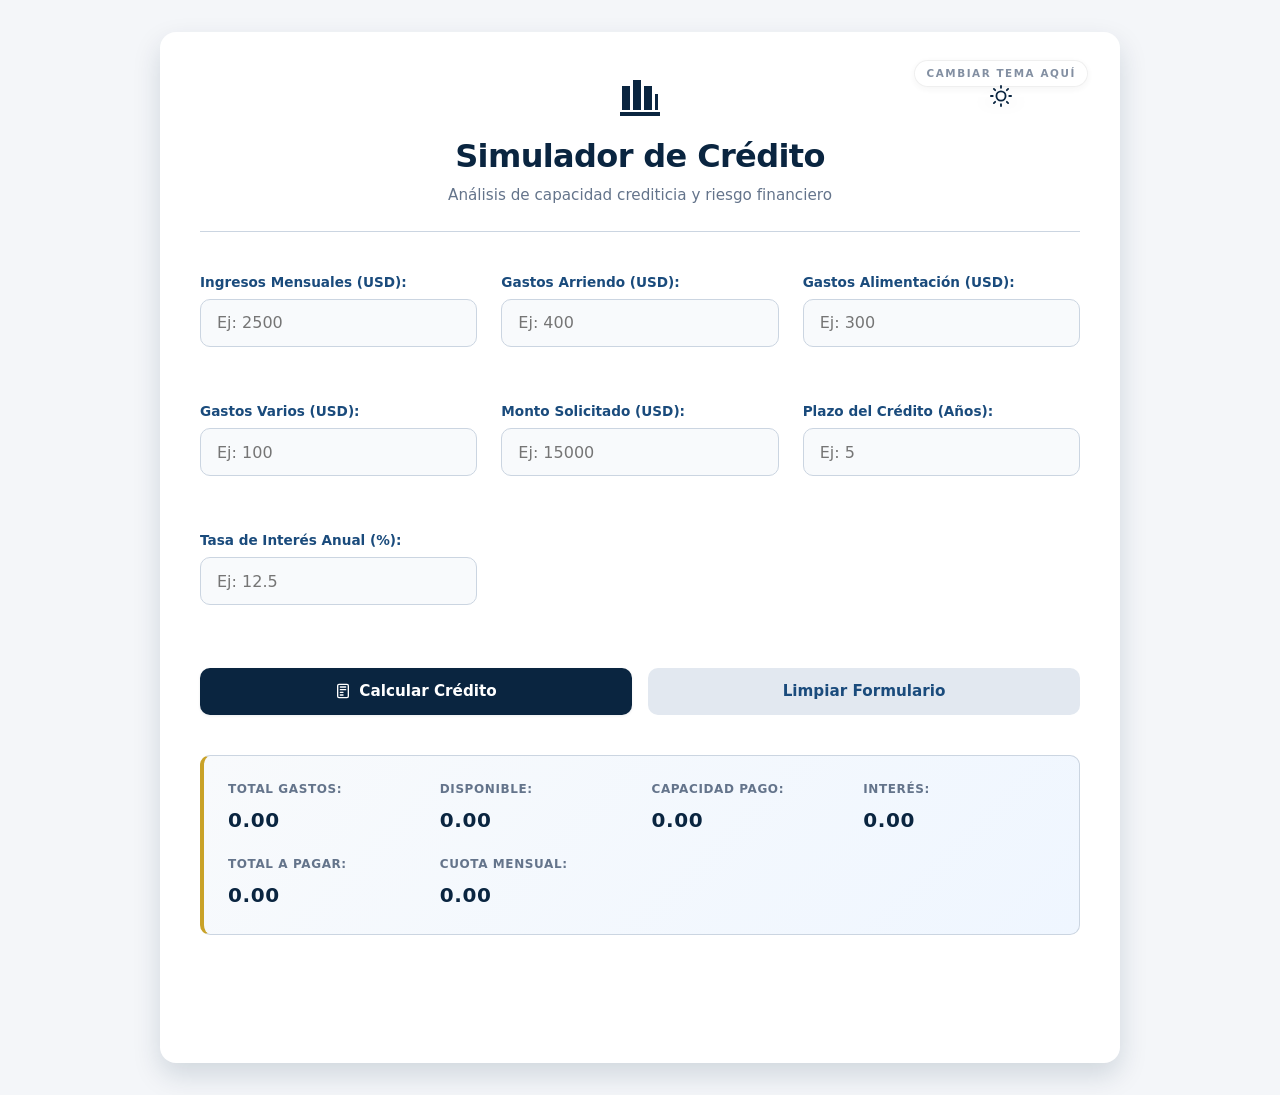
<file: index.html>
<!DOCTYPE html>
<html lang="es">
<head>
    <meta charset="UTF-8">
    <meta name="viewport" content="width=device-width, initial-scale=1.0">
    <meta name="description" content="Simulador de Crédito Corporativo - Análisis de capacidad crediticia y riesgo financiero">
    <title>Simulador de Crédito | Banca Corporativa</title>
    <link rel="stylesheet" href="simulador.css">
</head>
<body>

    <main class="container">

        <!-- THEME TOGGLE BUTTON -->
        <!-- THEME TOGGLE CONTAINER -->
        <div class="theme-toggle-wrapper">
            <span class="theme-toggle-label" aria-hidden="true">CAMBIAR TEMA AQUÍ</span>
            <button id="btn-theme-toggle" class="theme-toggle-btn" type="button" aria-label="Cambiar tema" title="Alternar modo claro/oscuro">
                <svg class="icon-sun" viewBox="0 0 24 24" fill="none" stroke="currentColor" stroke-width="2" stroke-linecap="round" stroke-linejoin="round">
                    <circle cx="12" cy="12" r="5"></circle>
                    <line x1="12" y1="1" x2="12" y2="3"></line><line x1="12" y1="21" x2="12" y2="23"></line>
                    <line x1="4.22" y1="4.22" x2="5.64" y2="5.64"></line><line x1="18.36" y1="18.36" x2="19.78" y2="19.78"></line>
                    <line x1="1" y1="12" x2="3" y2="12"></line><line x1="21" y1="12" x2="23" y2="12"></line>
                    <line x1="4.22" y1="19.78" x2="5.64" y2="18.36"></line><line x1="18.36" y1="5.64" x2="19.78" y2="4.22"></line>
                </svg>
                <svg class="icon-moon" viewBox="0 0 24 24" fill="none" stroke="currentColor" stroke-width="2" stroke-linecap="round" stroke-linejoin="round">
                    <path d="M21 12.79A9 9 0 1 1 11.21 3 7 7 0 0 0 21 12.79z"></path>
                </svg>
            </button>
        </div>

        <!-- HEADER CON IDENTIDAD CORPORATIVA -->
        <header>
            <div class="brand-header">
                <!-- Logo SVG Inline (Optimizado y accesible) -->
                <svg class="bank-logo" viewBox="0 0 48 48" fill="none" xmlns="http://www.w3.org/2000/svg" aria-label="Logo NovaBank Corp" role="img">
                    <path d="M4 40H44V44H4V40Z" fill="currentColor"/>
                    <path d="M6 38H14V14H6V38Z" fill="currentColor"/>
                    <path d="M17 38H25V8H17V38Z" fill="currentColor"/>
                    <path d="M28 38H36V14H28V38Z" fill="currentColor"/>
                    <path d="M39 38H42V22H39V38Z" fill="currentColor"/>
                </svg>
                <div>
                    <h1>Simulador de Crédito</h1>
                    <p>Análisis de capacidad crediticia y riesgo financiero</p>
                </div>
            </div>
        </header>

        <!-- FORMULARIO DE SIMULACIÓN -->
        <form id="formSimulador" onsubmit="return false;" aria-label="Formulario de simulación crediticia">
            <div class="formulario-grid">
                <!-- Ingresos -->
                <div class="campo">
                    <label for="txtIngresos">Ingresos Mensuales (USD):</label>
                    <input type="number" id="txtIngresos" placeholder="Ej: 2500" min="460" max="50000" step="0.01" autocomplete="off">
                    <span class="hint-text">Rango: $460 - $50,000</span>
                    <span id="errIngresos" class="msg-error" aria-live="polite"></span>
                </div>

                <div class="campo">
                    <label for="txtArriendo">Gastos Arriendo (USD):</label>
                    <input type="number" id="txtArriendo" placeholder="Ej: 400" min="0" step="0.01" autocomplete="off">
                    <span id="errArriendo" class="msg-error" aria-live="polite"></span>
                </div>

                <div class="campo">
                    <label for="txtAlimentacion">Gastos Alimentación (USD):</label>
                    <input type="number" id="txtAlimentacion" placeholder="Ej: 300" min="0" step="0.01" autocomplete="off">
                    <span id="errAlimentacion" class="msg-error" aria-live="polite"></span>
                </div>

                <div class="campo">
                    <label for="txtVarios">Gastos Varios (USD):</label>
                    <input type="number" id="txtVarios" placeholder="Ej: 100" min="0" step="0.01" autocomplete="off">
                    <span id="errVarios" class="msg-error" aria-live="polite"></span>
                </div>

                <!-- Monto Solicitado -->
                <div class="campo">
                    <label for="txtMonto">Monto Solicitado (USD):</label>
                    <input type="number" id="txtMonto" placeholder="Ej: 15000" min="500" max="100000" step="0.01" autocomplete="off">
                    <span class="hint-text">Rango: $500 - $100,000</span>
                    <span id="errMonto" class="msg-error" aria-live="polite"></span>
                </div>

                <!-- Plazo -->
                <div class="campo">
                    <label for="txtPlazo">Plazo del Crédito (Años):</label>
                    <input type="number" id="txtPlazo" placeholder="Ej: 5" min="1" max="40" step="1" autocomplete="off">
                    <span class="hint-text">Rango: 1 - 40 años</span>
                    <span id="errPlazo" class="msg-error" aria-live="polite"></span>
                </div>

                <!-- Tasa de Interés -->
                <div class="campo">
                    <label for="txtTasaInteres">Tasa de Interés Anual (%):</label>
                    <input type="number" id="txtTasaInteres" placeholder="Ej: 12.5" min="1" max="100" step="0.01" autocomplete="off">
                    <span class="hint-text">Rango: 1% - 100%</span>
                    <span id="errTasa" class="msg-error" aria-live="polite"></span>
                </div>
            </div>

            <!-- BOTONES DE ACCIÓN -->
            <div class="acciones">
                <button type="button" class="btn-calcular" onclick="calcular()">
                    <svg width="16" height="16" viewBox="0 0 24 24" fill="none" stroke="currentColor" stroke-width="2" stroke-linecap="round" stroke-linejoin="round"><rect x="4" y="2" width="16" height="20" rx="2"/><line x1="8" y1="6" x2="16" y2="6"/><line x1="8" y1="10" x2="16" y2="10"/><line x1="8" y1="14" x2="12" y2="14"/><line x1="8" y1="18" x2="12" y2="18"/></svg>
                    Calcular Crédito
                </button>
                <button type="button" class="btn-limpiar" onclick="limpiar()">Limpiar Formulario</button>
            </div>
        </form>

        <!-- SECCIÓN DE RESULTADOS -->
        <section class="resultados-section" aria-label="Resultados de la simulación">

            <div class="resultado-item">Total Gastos: <span id="IblTotalGastos">0.00</span></div>

            <div class="resultado-item">Disponible: <span id="IblDisponibleValor">0.00</span></div>
            <div class="resultado-item">Capacidad Pago: <span id="IblCapacidadValor">0.00</span></div>
            <div class="resultado-item">Interés: <span id="IblinteresValor">0.00</span></div>
            <div class="resultado-item">Total a Pagar: <span id="IblTotalValor">0.00</span></div>
            <div class="resultado-item">Cuota Mensual: <span id="IblCuotaValor">0.00</span></div>
        </section>

        <!-- ESTADO DE APROBACIÓN -->
        <div id="IblEstadoCredito" aria-live="assertive"></div>
    </main>

    <!-- SCRIPTS DE LÓGICA -->
    <script src="funciones.js"></script>
    <script src="simulador.js"></script>
</body>
</html>
</file>
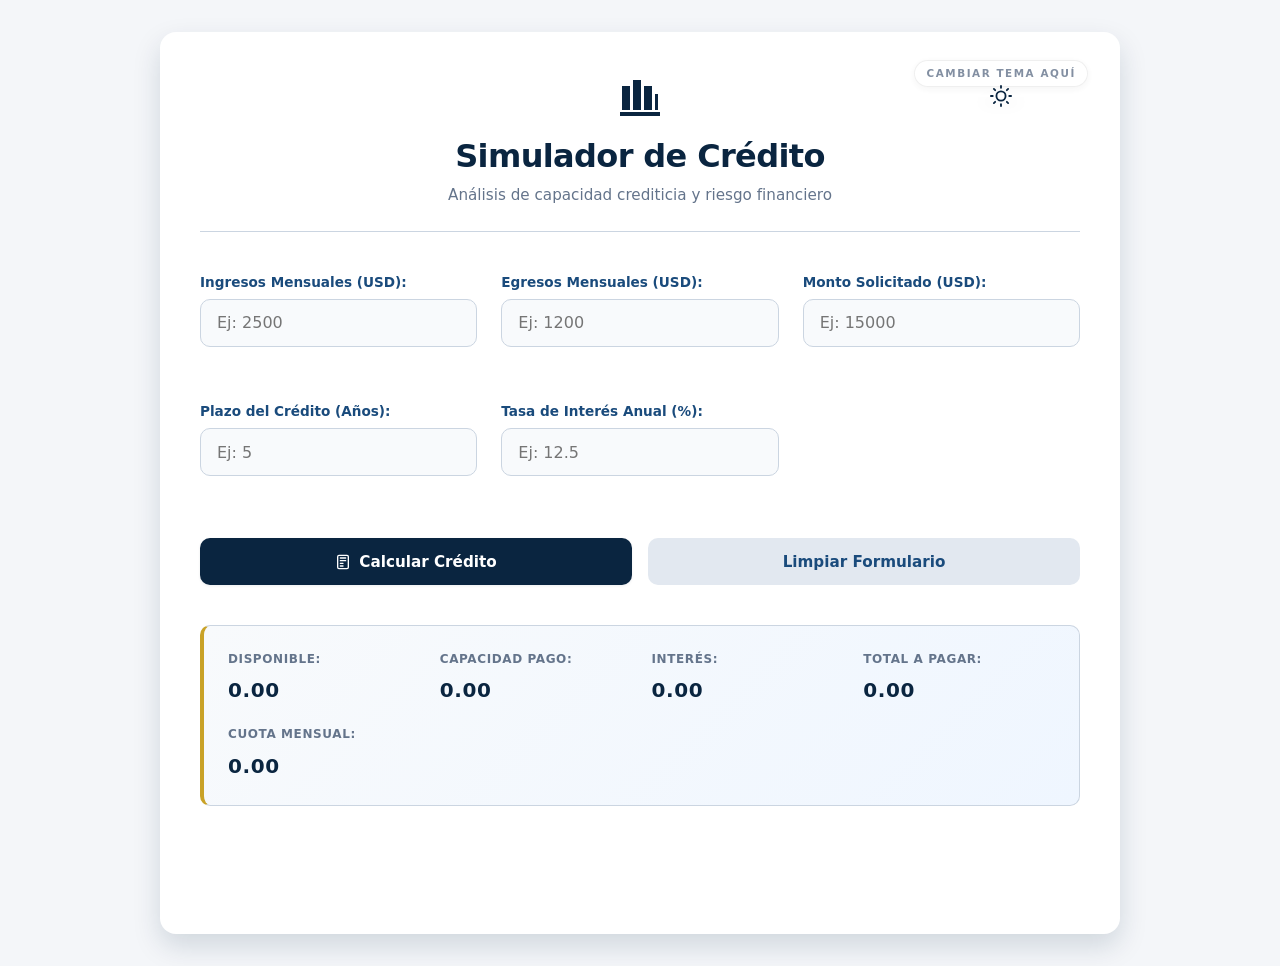
<file: simulador.html>
<!DOCTYPE html>
<html lang="es">
<head>
    <meta charset="UTF-8">
    <meta name="viewport" content="width=device-width, initial-scale=1.0">
    <meta name="description" content="Simulador de Crédito Corporativo - Análisis de capacidad crediticia y riesgo financiero">
    <title>Simulador de Crédito | Banca Corporativa</title>
    <link rel="stylesheet" href="simulador.css">
</head>
<body>

    <main class="container">

        <!-- THEME TOGGLE BUTTON -->
        <!-- THEME TOGGLE CONTAINER -->
        <div class="theme-toggle-wrapper">
            <span class="theme-toggle-label" aria-hidden="true">CAMBIAR TEMA AQUÍ</span>
            <button id="btn-theme-toggle" class="theme-toggle-btn" type="button" aria-label="Cambiar tema" title="Alternar modo claro/oscuro">
                <svg class="icon-sun" viewBox="0 0 24 24" fill="none" stroke="currentColor" stroke-width="2" stroke-linecap="round" stroke-linejoin="round">
                    <circle cx="12" cy="12" r="5"></circle>
                    <line x1="12" y1="1" x2="12" y2="3"></line><line x1="12" y1="21" x2="12" y2="23"></line>
                    <line x1="4.22" y1="4.22" x2="5.64" y2="5.64"></line><line x1="18.36" y1="18.36" x2="19.78" y2="19.78"></line>
                    <line x1="1" y1="12" x2="3" y2="12"></line><line x1="21" y1="12" x2="23" y2="12"></line>
                    <line x1="4.22" y1="19.78" x2="5.64" y2="18.36"></line><line x1="18.36" y1="5.64" x2="19.78" y2="4.22"></line>
                </svg>
                <svg class="icon-moon" viewBox="0 0 24 24" fill="none" stroke="currentColor" stroke-width="2" stroke-linecap="round" stroke-linejoin="round">
                    <path d="M21 12.79A9 9 0 1 1 11.21 3 7 7 0 0 0 21 12.79z"></path>
                </svg>
            </button>
        </div>

        <!-- HEADER CON IDENTIDAD CORPORATIVA -->
        <header>
            <div class="brand-header">
                <!-- Logo SVG Inline (Optimizado y accesible) -->
                <svg class="bank-logo" viewBox="0 0 48 48" fill="none" xmlns="http://www.w3.org/2000/svg" aria-label="Logo NovaBank Corp" role="img">
                    <path d="M4 40H44V44H4V40Z" fill="currentColor"/>
                    <path d="M6 38H14V14H6V38Z" fill="currentColor"/>
                    <path d="M17 38H25V8H17V38Z" fill="currentColor"/>
                    <path d="M28 38H36V14H28V38Z" fill="currentColor"/>
                    <path d="M39 38H42V22H39V38Z" fill="currentColor"/>
                </svg>
                <div>
                    <h1>Simulador de Crédito</h1>
                    <p>Análisis de capacidad crediticia y riesgo financiero</p>
                </div>
            </div>
        </header>

        <!-- FORMULARIO DE SIMULACIÓN -->
        <form id="formSimulador" onsubmit="return false;" aria-label="Formulario de simulación crediticia">
            <div class="formulario-grid">
                <!-- Ingresos -->
                <div class="campo">
                    <label for="txtIngresos">Ingresos Mensuales (USD):</label>
                    <input type="number" id="txtIngresos" placeholder="Ej: 2500" min="460" max="50000" step="0.01" autocomplete="off">
                    <span class="hint-text">Rango: $460 - $50,000</span>
                    <span id="errIngresos" class="msg-error" aria-live="polite"></span>
                </div>

                <!-- Egresos -->
                <div class="campo">
                    <label for="txtEgresos">Egresos Mensuales (USD):</label>
                    <input type="number" id="txtEgresos" placeholder="Ej: 1200" min="0" step="0.01" autocomplete="off">
                    <span class="hint-text">No debe superar sus ingresos</span>
                    <span id="errEgresos" class="msg-error" aria-live="polite"></span>
                </div>

                <!-- Monto Solicitado -->
                <div class="campo">
                    <label for="txtMonto">Monto Solicitado (USD):</label>
                    <input type="number" id="txtMonto" placeholder="Ej: 15000" min="500" max="100000" step="0.01" autocomplete="off">
                    <span class="hint-text">Rango: $500 - $100,000</span>
                    <span id="errMonto" class="msg-error" aria-live="polite"></span>
                </div>

                <!-- Plazo -->
                <div class="campo">
                    <label for="txtPlazo">Plazo del Crédito (Años):</label>
                    <input type="number" id="txtPlazo" placeholder="Ej: 5" min="1" max="40" step="1" autocomplete="off">
                    <span class="hint-text">Rango: 1 - 40 años</span>
                    <span id="errPlazo" class="msg-error" aria-live="polite"></span>
                </div>

                <!-- Tasa de Interés -->
                <div class="campo">
                    <label for="txtTasaInteres">Tasa de Interés Anual (%):</label>
                    <input type="number" id="txtTasaInteres" placeholder="Ej: 12.5" min="1" max="100" step="0.01" autocomplete="off">
                    <span class="hint-text">Rango: 1% - 100%</span>
                    <span id="errTasa" class="msg-error" aria-live="polite"></span>
                </div>
            </div>

            <!-- BOTONES DE ACCIÓN -->
            <div class="acciones">
                <button type="button" class="btn-calcular" onclick="calcular()">
                    <svg width="16" height="16" viewBox="0 0 24 24" fill="none" stroke="currentColor" stroke-width="2" stroke-linecap="round" stroke-linejoin="round"><rect x="4" y="2" width="16" height="20" rx="2"/><line x1="8" y1="6" x2="16" y2="6"/><line x1="8" y1="10" x2="16" y2="10"/><line x1="8" y1="14" x2="12" y2="14"/><line x1="8" y1="18" x2="12" y2="18"/></svg>
                    Calcular Crédito
                </button>
                <button type="button" class="btn-limpiar" onclick="limpiar()">Limpiar Formulario</button>
            </div>
        </form>

        <!-- SECCIÓN DE RESULTADOS -->
        <section class="resultados-section" aria-label="Resultados de la simulación">
            <div class="resultado-item">Disponible: <span id="IblDisponibleValor">0.00</span></div>
            <div class="resultado-item">Capacidad Pago: <span id="IblCapacidadValor">0.00</span></div>
            <div class="resultado-item">Interés: <span id="IblinteresValor">0.00</span></div>
            <div class="resultado-item">Total a Pagar: <span id="IblTotalValor">0.00</span></div>
            <div class="resultado-item">Cuota Mensual: <span id="IblCuotaValor">0.00</span></div>
        </section>

        <!-- ESTADO DE APROBACIÓN -->
        <div id="IblEstadoCredito" aria-live="assertive"></div>
    </main>

    <!-- SCRIPTS DE LÓGICA -->
    <script src="funciones.js"></script>
    <script src="simulador.js"></script>
</body>
</html>
</file>
<file: simulador.css>
/* =========================================
   NOVABANK CORP - DESIGN SYSTEM
   Paleta Institucional & Variables Base
   ========================================= */
:root {
  /* Colores Corporativos */
  --nb-primary: #0A2540;
  --nb-primary-hover: #06182A;
  --nb-secondary: #1A4B7C;
  --nb-accent: #C9A227; /* Dorado institucional para acentos */
  
  /* Superficies & Fondos */
  --nb-bg: #F4F6F9;
  --nb-surface: #FFFFFF;
  --nb-surface-hover: #F8FAFC;
  --nb-border: #CBD5E1;
  
  /* Tipografía */
  --nb-text: #1E293B;
  --nb-text-muted: #64748B;
  --font-sans: system-ui, -apple-system, "Segoe UI", Roboto, "Helvetica Neue", Arial, sans-serif;

  /* Estados */
  --nb-success: #059669;
  --nb-success-bg: #ECFDF5;
  --nb-error: #DC2626;
  --nb-error-bg: #FEF2F2;

  /* Espaciado & UI */
  --radius-sm: 6px;
  --radius-md: 10px;
  --radius-lg: 16px;
  --shadow-sm: 0 1px 3px rgba(10, 37, 64, 0.08);
  --shadow-md: 0 4px 12px rgba(10, 37, 64, 0.1);
  --shadow-lg: 0 12px 28px rgba(10, 37, 64, 0.15);
  --transition: all 0.2s cubic-bezier(0.4, 0, 0.2, 1);
}

/* =========================================
   RESET & BASE
   ========================================= */
* { box-sizing: border-box; margin: 0; padding: 0; }

body {
  font-family: var(--font-sans);
  background-color: var(--nb-bg);
  color: var(--nb-text);
  line-height: 1.5;
  padding: 2rem 1rem;
  min-height: 100vh;
  display: flex;
  justify-content: center;
  align-items: flex-start;
}

/* =========================================
   LAYOUT & HEADER
   ========================================= */
.container {
  width: 100%;
  max-width: 960px;
  background: var(--nb-surface);
  border-radius: var(--radius-lg);
  box-shadow: var(--shadow-lg);
  padding: 2.5rem;
  position: relative;
}

header {
  text-align: center;
  margin-bottom: 2.5rem;
  padding-bottom: 1.5rem;
  border-bottom: 1px solid var(--nb-border);
}

.brand-header {
  display: flex;
  flex-direction: column;
  align-items: center;
  gap: 0.75rem;
}

.bank-logo {
  width: 48px;
  height: 48px;
  color: var(--nb-primary);
}

header h1 {
  font-size: clamp(1.5rem, 4vw, 2rem);
  font-weight: 700;
  color: var(--nb-primary);
  letter-spacing: -0.02em;
}

header p {
  font-size: 0.95rem;
  color: var(--nb-text-muted);
  margin-top: 0.25rem;
}

/* =========================================
   FORMULARIO & GRID
   ========================================= */
.formulario-grid {
  display: grid;
  grid-template-columns: repeat(auto-fit, minmax(260px, 1fr));
  gap: 1.5rem;
  margin-bottom: 2rem;
}

.campo {
  display: flex;
  flex-direction: column;
  gap: 0.4rem;
}

label {
  font-size: 0.85rem;
  font-weight: 600;
  color: var(--nb-secondary);
}

input[type="number"] {
  width: 100%;
  padding: 0.85rem 1rem;
  font-size: 1rem;
  font-family: var(--font-sans);
  color: var(--nb-text);
  background-color: var(--nb-surface-hover);
  border: 1.5px solid var(--nb-border);
  border-radius: var(--radius-md);
  transition: var(--transition);
  appearance: none;
  -moz-appearance: textfield;
}

/* Ocultar spinners nativos para estética bancaria limpia */
input[type="number"]::-webkit-outer-spin-button,
input[type="number"]::-webkit-inner-spin-button { -webkit-appearance: none; margin: 0; }

input[type="number"]:focus {
  outline: none;
  border-color: var(--nb-secondary);
  background-color: var(--nb-surface);
  box-shadow: 0 0 0 3px rgba(26, 75, 124, 0.15);
}

input.input-error {
  border-color: var(--nb-error);
  background-color: var(--nb-error-bg);
}

input.input-error:focus { box-shadow: 0 0 0 3px rgba(220, 38, 38, 0.15); }

/* Hints & Errores */
.hint-text {
  font-size: 0.75rem;
  color: var(--nb-text-muted);
  opacity: 0;
  transform: translateY(-4px);
  transition: var(--transition);
  height: 0;
  overflow: hidden;
}

input:focus + .hint-text,
.campo:hover .hint-text {
  opacity: 1;
  transform: translateY(0);
  height: auto;
}

.msg-error {
  font-size: 0.75rem;
  color: var(--nb-error);
  font-weight: 500;
  min-height: 1.1rem;
  display: block;
}

/* =========================================
   BOTONES
   ========================================= */
.acciones {
  display: flex;
  gap: 1rem;
  margin-top: 2rem;
}

button {
  flex: 1;
  padding: 0.9rem 1.5rem;
  border: none;
  border-radius: var(--radius-md);
  font-size: 0.95rem;
  font-weight: 600;
  font-family: var(--font-sans);
  cursor: pointer;
  transition: var(--transition);
  display: flex;
  align-items: center;
  justify-content: center;
  gap: 0.5rem;
}

button:active { transform: scale(0.98); }

.btn-calcular {
  background-color: var(--nb-primary);
  color: #FFFFFF;
  box-shadow: var(--shadow-sm);
}
.btn-calcular:hover { background-color: var(--nb-primary-hover); box-shadow: var(--shadow-md); }

.btn-limpiar {
  background-color: #E2E8F0;
  color: var(--nb-secondary);
}
.btn-limpiar:hover { background-color: #CBD5E1; color: var(--nb-primary); }

/* =========================================
   RESULTADOS & ESTADO
   ========================================= */
.resultados-section {
  margin-top: 2.5rem;
  padding: 1.5rem;
  background: linear-gradient(135deg, #F8FAFC 0%, #EFF6FF 100%);
  border: 1px solid var(--nb-border);
  border-left: 4px solid var(--nb-accent);
  border-radius: var(--radius-md);
  display: grid;
  grid-template-columns: repeat(auto-fit, minmax(150px, 1fr));
  gap: 1.25rem;
}

.resultado-item {
  display: flex;
  flex-direction: column;
  gap: 0.25rem;
  font-size: 0.75rem;
  color: var(--nb-text-muted);
  text-transform: uppercase;
  letter-spacing: 0.05em;
  font-weight: 600;
}

.resultado-item span {
  font-size: 1.25rem;
  color: var(--nb-primary);
  font-weight: 700;
  font-variant-numeric: tabular-nums;
  margin-top: 0.2rem;
}

#IblEstadoCredito {
  margin-top: 2rem;
  text-align: center;
  font-size: 1.1rem;
  font-weight: 700;
  padding: 1.25rem;
  border-radius: var(--radius-md);
  min-height: 3.5rem;
  display: flex;
  flex-direction: column;
  align-items: center;
  justify-content: center;
  gap: 0.5rem;
  transition: var(--transition);
}

.mensaje-aprobado { background-color: var(--nb-success-bg); color: var(--nb-success); border: 1.5px solid var(--nb-success); }
.mensaje-rechazado { background-color: var(--nb-error-bg); color: var(--nb-error); border: 1.5px solid var(--nb-error); }

/* =========================================
   RESPONSIVE BREAKPOINTS
   ========================================= */
@media (min-width: 768px) {
  .formulario-grid { grid-template-columns: repeat(2, 1fr); }
  .acciones { flex-direction: row; }
}

@media (min-width: 1024px) {
  .formulario-grid { grid-template-columns: repeat(3, 1fr); }
}

@media (max-width: 768px) {
  .container { padding: 1.5rem; }
  .acciones { flex-direction: column; }
  button { width: 100%; }
}

@media (max-width: 480px) {
  body { padding: 1rem 0.5rem; }
  .container { padding: 1.25rem; border-radius: var(--radius-md); }
  .resultados-section { grid-template-columns: 1fr; gap: 1rem; }
  header h1 { font-size: 1.35rem; }
}

/* =========================================
DARK MODE THEME MAPPING & TOGGLE UI
========================================= */
:root { color-scheme: light; }
[data-theme="dark"] {
  color-scheme: dark;
  --nb-primary: #1A365D; --nb-primary-hover: #2B4C7E;
  --nb-secondary: #60A5FA; --nb-accent: #EAB308;
  --nb-bg: #0B1120; --nb-surface: #111827; --nb-surface-hover: #1F2937;
  --nb-border: #374151; --nb-text: #E2E8F0; --nb-text-muted: #94A3B8;
  --nb-success: #34D399; --nb-success-bg: rgba(52, 211, 153, 0.12);
  --nb-error: #F87171; --nb-error-bg: rgba(248, 113, 113, 0.12);
  --shadow-sm: 0 1px 3px rgba(0, 0, 0, 0.4);
  --shadow-md: 0 4px 12px rgba(0, 0, 0, 0.5);
  --shadow-lg: 0 12px 28px rgba(0, 0, 0, 0.6);
}

/* Transiciones globales suaves */
body, .container, header, input, label, button, .resultado-item span, .msg-error, .hint-text, .resultados-section {
  transition: background-color 0.35s cubic-bezier(0.4, 0, 0.2, 1), 
              color 0.35s cubic-bezier(0.4, 0, 0.2, 1), 
              border-color 0.35s cubic-bezier(0.4, 0, 0.2, 1), 
              box-shadow 0.35s cubic-bezier(0.4, 0, 0.2, 1);
}

/* WRAPPER & LABEL */
.theme-toggle-wrapper {
  position: absolute;
  top: 1.75rem; right: 2rem;
  display: flex; flex-direction: column; align-items: center; gap: 0.5rem;
  z-index: 100;
}
.theme-toggle-label {
  font-size: 0.65rem; font-weight: 600; letter-spacing: 0.15em;
  text-transform: uppercase; color: var(--nb-text-muted);
  background: rgba(255, 255, 255, 0.65); backdrop-filter: blur(10px); -webkit-backdrop-filter: blur(10px);
  padding: 0.35rem 0.7rem; border-radius: 20px;
  border: 1px solid rgba(0, 0, 0, 0.08); box-shadow: 0 2px 8px rgba(0, 0, 0, 0.06);
  transition: all 0.3s cubic-bezier(0.4, 0, 0.2, 1);
  opacity: 0.8; pointer-events: none; text-align: center; line-height: 1.3;
}
.theme-toggle-wrapper:hover .theme-toggle-label,
.theme-toggle-wrapper:focus-within .theme-toggle-label {
  opacity: 1; transform: translateY(-3px);
  background: rgba(255, 255, 255, 0.9); color: var(--nb-secondary);
  box-shadow: 0 4px 14px rgba(0, 0, 0, 0.12);
}
[data-theme="dark"] .theme-toggle-label {
  background: rgba(30, 41, 59, 0.75); border-color: rgba(255, 255, 255, 0.12);
  box-shadow: 0 2px 8px rgba(0, 0, 0, 0.35);
}
[data-theme="dark"] .theme-toggle-wrapper:hover .theme-toggle-label,
[data-theme="dark"] .theme-toggle-wrapper:focus-within .theme-toggle-label {
  opacity: 1; transform: translateY(-3px);
  background: rgba(30, 41, 59, 0.95); color: var(--nb-accent);
  box-shadow: 0 4px 14px rgba(0, 0, 0, 0.5);
}

/* BUTTON */
.theme-toggle-btn {
  position: relative; top: auto; right: auto;
  width: 46px; height: 46px; border-radius: 50%;
  border: 1px solid rgba(255, 255, 255, 0.25);
  background: linear-gradient(145deg, rgba(255,255,255,0.9), rgba(240,245,250,0.7));
  backdrop-filter: blur(10px); -webkit-backdrop-filter: blur(10px);
  box-shadow: 0 6px 16px rgba(10, 37, 64, 0.12), inset 0 1px 2px rgba(255,255,255,0.6);
  cursor: pointer; display: flex; align-items: center; justify-content: center; padding: 0;
  transition: transform 0.3s cubic-bezier(0.34, 1.56, 0.64, 1), box-shadow 0.3s ease, background 0.3s ease;
}
.theme-toggle-btn:hover {
  transform: scale(1.08);
  box-shadow: 0 8px 24px rgba(10, 37, 64, 0.2), inset 0 1px 2px rgba(255,255,255,0.8);
}
.theme-toggle-btn:active { transform: scale(0.96); }
.theme-toggle-btn svg {
  width: 22px; height: 22px; color: var(--nb-primary); position: absolute;
  transition: transform 0.4s cubic-bezier(0.68, -0.55, 0.265, 1.55), opacity 0.25s ease;
}
.theme-toggle-btn .icon-moon { opacity: 0; transform: rotate(-90deg) scale(0.6); }

[data-theme="dark"] .theme-toggle-btn {
  background: linear-gradient(145deg, rgba(30,41,59,0.85), rgba(15,23,42,0.65));
  border-color: rgba(255, 255, 255, 0.1);
  box-shadow: 0 6px 16px rgba(0, 0, 0, 0.5), inset 0 1px 2px rgba(255,255,255,0.08);
}
[data-theme="dark"] .theme-toggle-btn svg { color: var(--nb-accent); }
[data-theme="dark"] .theme-toggle-btn .icon-sun { opacity: 0; transform: rotate(90deg) scale(0.6); }
[data-theme="dark"] .theme-toggle-btn .icon-moon { opacity: 1; transform: rotate(0deg) scale(1); }

/* RESPONSIVE */
@media (max-width: 768px) {
  .theme-toggle-wrapper { top: 1.4rem; right: 1.5rem; gap: 0.4rem; }
  .theme-toggle-label { font-size: 0.6rem; padding: 0.25rem 0.55rem; opacity: 0.9; }
}
@media (max-width: 480px) {
  .theme-toggle-wrapper { top: 0.9rem; right: 1rem; gap: 0.3rem; }
  .theme-toggle-label { font-size: 0.55rem; padding: 0.2rem 0.45rem; opacity: 0.85; }
  .theme-toggle-btn { width: 40px; height: 40px; }
}
</file>
